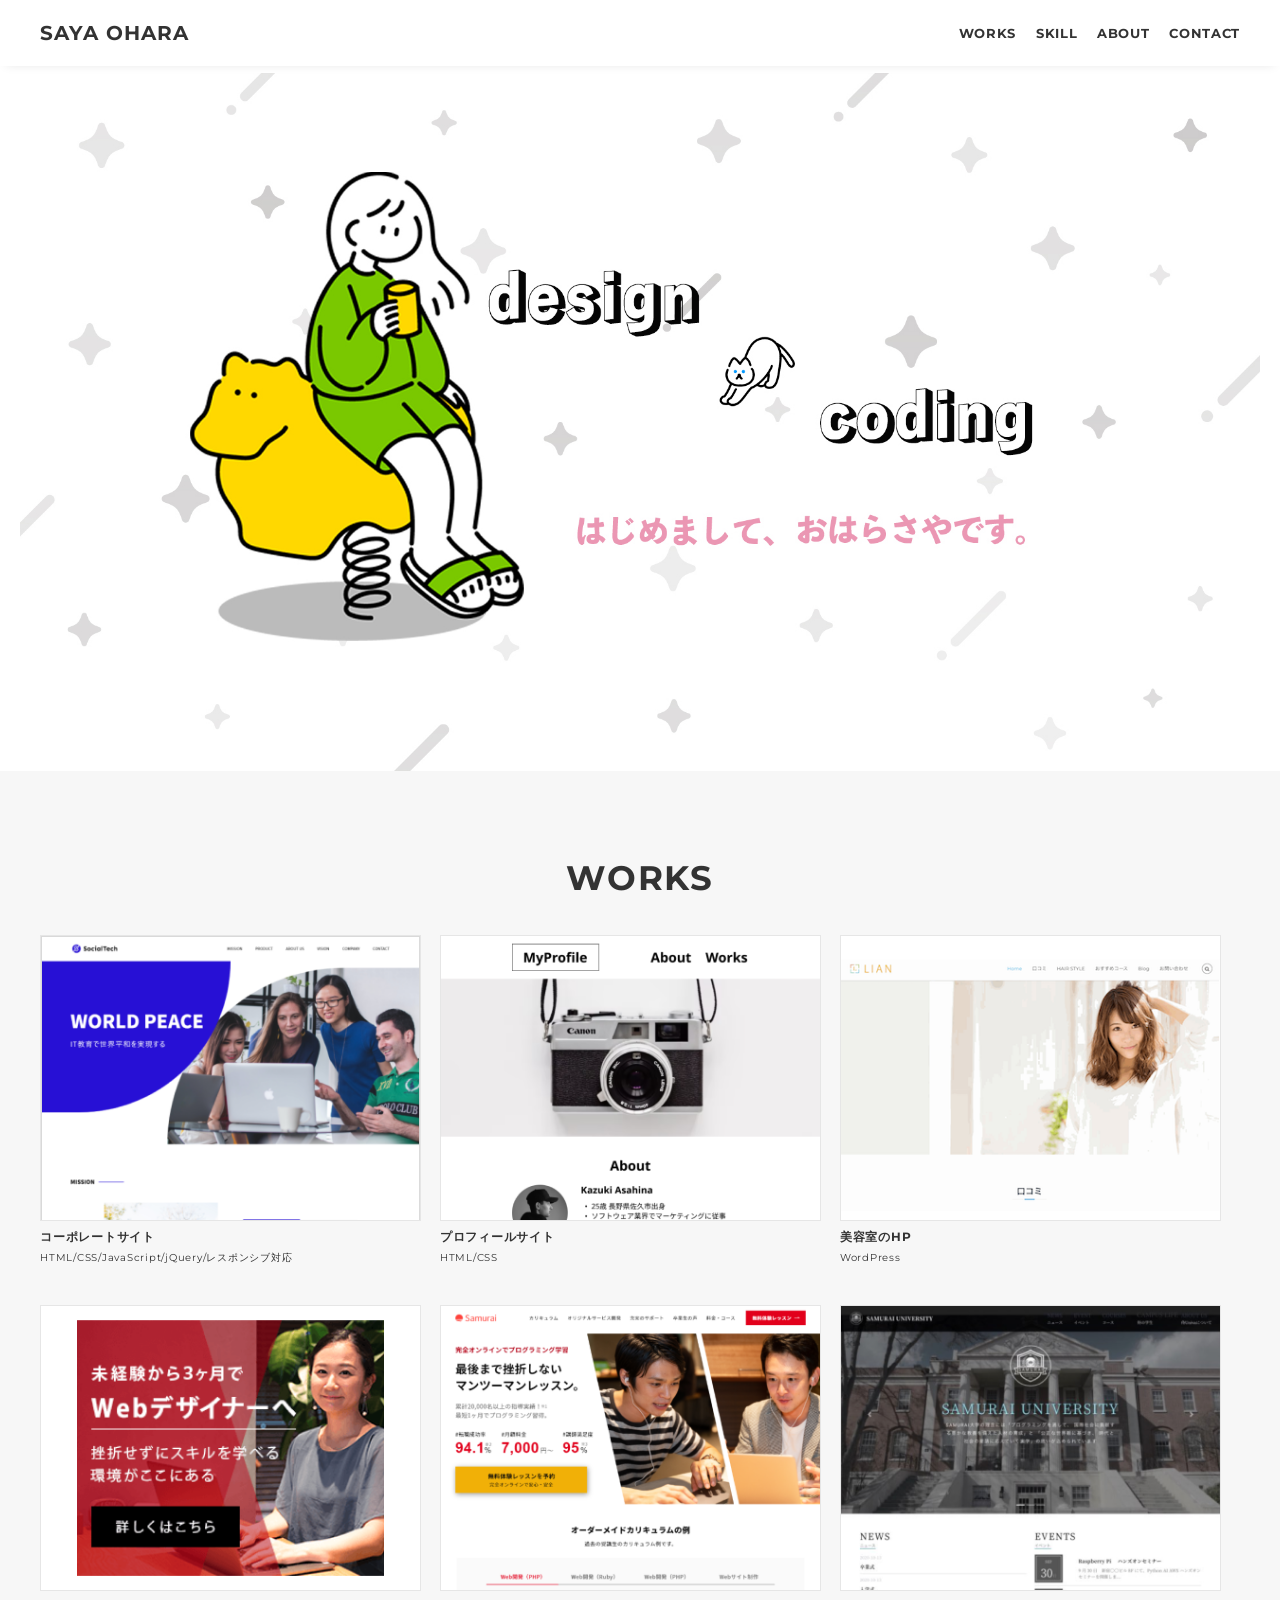
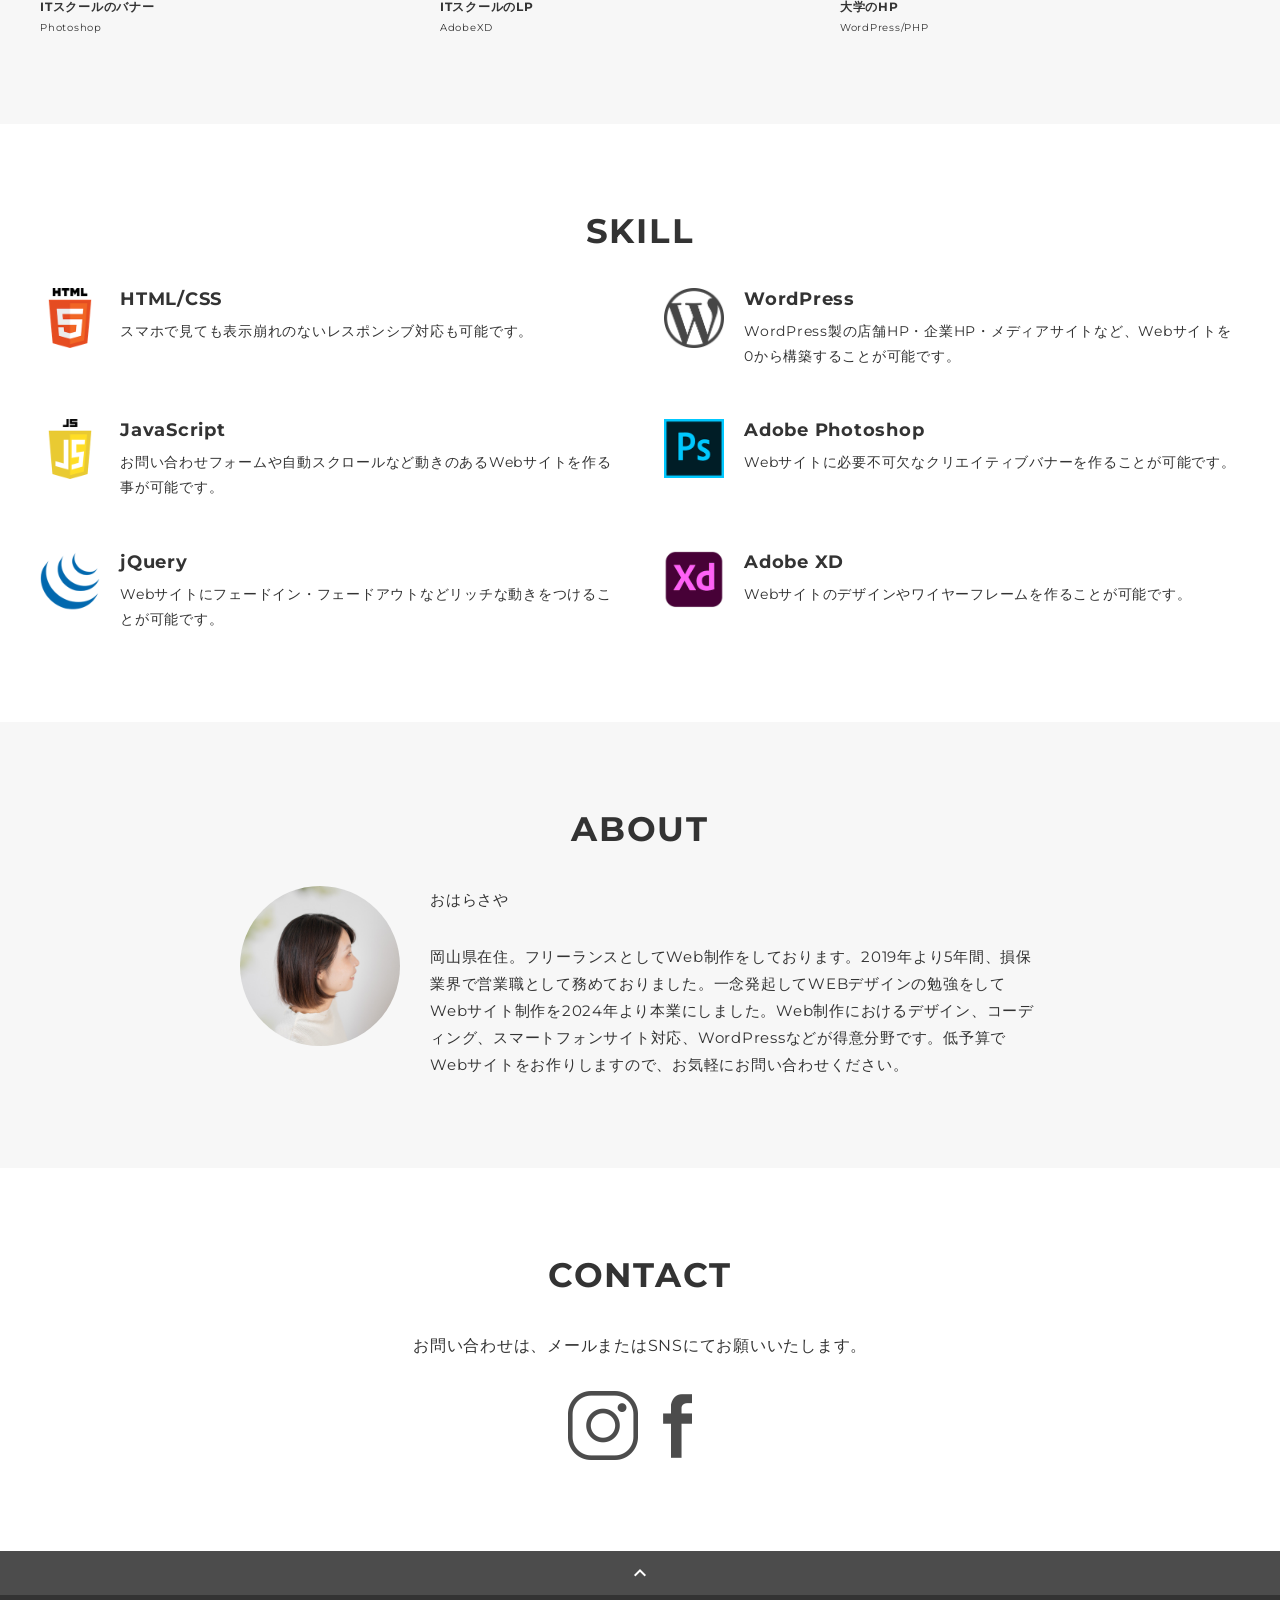
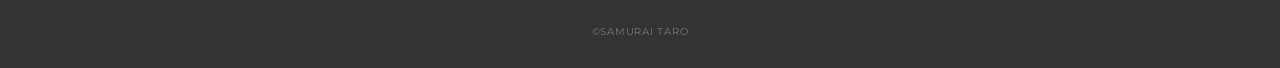
<file: index.html>
<!DOCTYPE html>
<html>
<head>
  <meta charset="utf-8">
  <meta name="viewport" content="width=device-width, initial-scale=1.0, maximum-scale=1.0, minimum-scale=1.0">
  <title>SAMURAI ポートフォリオ</title>
  <link rel="preconnect" href="https://fonts.gstatic.com">
  <link href="https://fonts.googleapis.com/css2?family=Montserrat:wght@400;700&display=swap" rel="stylesheet">
  <link href="https://fonts.googleapis.com/css?family=Material+Icons+Outlined" rel="stylesheet">
  <link href="css/ress.css" media="all" rel="stylesheet" type="text/css" />
  <link href="css/style.css" media="all" rel="stylesheet" type="text/css" />
</head>

<body>
  <div class="wrapper">

    <!-- header -->
    <header class="header ">
      <div class="container">
        <h1 class="header-logo">
          <a href="#">SAYA OHARA</a>
        </h1>
        <nav class="gnav">
          <ul class="gnav-list">
            <li class="gnav-item"><a href="#works">WORKS</a></li>
            <li class="gnav-item"><a href="#skill">SKILL</a></li>
            <li class="gnav-item"><a href="#about">ABOUT</a></li>
            <li class="gnav-item"><a href="#contact">CONTACT</a></li>
          </ul>
        </nav>
      </div>
    </header>
    <!-- /header -->

    <main class="content">

      <!-- mv -->
      <div class="mv">
        <div class="mv-container">
          <img src="img/portfolio1.jpg" alt="">
        </div>
      </div>
      <!-- /mv -->

      <!-- works -->
      <section class="works section" id="works">
        <div class="container">
          <h2 class="title">WORKS</h2>
          <div class="works-list">
            <a class="works-item" href="works-1.html">
              <div class="works-img"><img src="img/works/html1.png" alt="html1" /></div>
              <p class="works-name">コーポレートサイト</p>
              <p class="works-info">HTML/CSS/JavaScript/jQuery/レスポンシブ対応</p>
            </a>
            <a class="works-item" href="works-2.html">
              <div class="works-img"><img src="img/works/html2.png" alt="html2" /></div>
              <p class="works-name">プロフィールサイト</p>
              <p class="works-info">HTML/CSS</p>
            </a>
            <a class="works-item" href="works-3.html">
              <div class="works-img"><img src="img/works/wordpress1.png" alt="WordPress" /></div>
              <p class="works-name">美容室のHP</p>
              <p class="works-info">WordPress</p>
            </a>
            <a class="works-item" href="works-4.html">
              <div class="works-img"><img src="img/works/photoshop.png" alt="Photoshop" /></div>
              <p class="works-name">ITスクールのバナー</p>
              <p class="works-info">Photoshop</p>
            </a>
            <a class="works-item" href="works-5.html">
              <div class="works-img"><img src="img/works/xd.png" alt="AdobeXD" /></div>
              <p class="works-name">ITスクールのLP</p>
              <p class="works-info">AdobeXD</p>
            </a>
            <a class="works-item" href="works-6.html">
              <div class="works-img"><img src="img/works/wordpress2.png" alt="WordPress2" /></div>
              <p class="works-name">大学のHP</p>
              <p class="works-info">WordPress/PHP</p>
            </a>
          </div>
        </div>
      </section>
      <!-- /works -->

      <!-- skill -->
      <section class="skill section" id="skill">
        <div class="container">
          <h2 class="title">SKILL</h2>
          <div class="skill-list">
            <div class="skill-item">
              <p class="skill-img"><img src="img/skills/html.png" alt="html"></p>
              <div class="skill-body">
                <h3 class="skill-name">HTML/CSS</h3>
                <p class="skill-text">
                  スマホで見ても表示崩れのないレスポンシブ対応も可能です。</p>
              </div>
            </div>
            <div class="skill-item">
              <p class="skill-img"><img src="img/skills/wordpress.png" alt="wordpress"></p>
              <div class="skill-body">
                <h3 class="skill-name">WordPress</h3>
                <p class="skill-text">
                  WordPress製の店舗HP・企業HP・メディアサイトなど、Webサイトを0から構築することが可能です。</p>
              </div>
            </div>
            <div class="skill-item">
              <p class="skill-img"><img src="img/skills/js.png" alt="javascript"></p>
              <div class="skill-body">
                <h3 class="skill-name">JavaScript</h3>
                <p class="skill-text">
                  お問い合わせフォームや自動スクロールなど動きのあるWebサイトを作る事が可能です。</p>
              </div>
            </div>
            <div class="skill-item">
              <p class="skill-img"><img src="img/skills/photoshop.png" alt="photoshop"></p>
              <div class="skill-body">
                <h3 class="skill-name">Adobe Photoshop</h3>
                <p class="skill-text">
                  Webサイトに必要不可欠なクリエイティブバナーを作ることが可能です。</p>
              </div>
            </div>
            <div class="skill-item">
              <p class="skill-img"><img src="img/skills/jquery.png" alt="jquery"></p>
              <div class="skill-body">
                <h3 class="skill-name">jQuery</h3>
                <p class="skill-text">
                  Webサイトにフェードイン・フェードアウトなどリッチな動きをつけることが可能です。</p>
              </div>
            </div>
            <div class="skill-item">
              <p class="skill-img"><img src="img/skills/xd.png" alt="adobexd"></p>
              <div class="skill-body">
                <h3 class="skill-name">Adobe XD</h3>
                <p class="skill-text">
                  Webサイトのデザインやワイヤーフレームを作ることが可能です。</p>
              </div>
            </div>
          </div>
        </div>
      </section>
      <!-- /skill -->

      <!-- about -->
      <section class="about section" id="about">
        <div class="container">
          <h2 class="title">ABOUT</h2>
          <div class="profile">
            <p class="profile-img">
              <img src="img/IMG_port.jpg" alt="about">
            </p>
            <div class="profile-body">
              <p>
                おはらさや
              </p>
              <p>
                岡山県在住。フリーランスとしてWeb制作をしております。2019年より5年間、損保業界で営業職として務めておりました。一念発起してWEBデザインの勉強をしてWebサイト制作を2024年より本業にしました。Web制作におけるデザイン、コーディング、スマートフォンサイト対応、WordPressなどが得意分野です。低予算でWebサイトをお作りしますので、お気軽にお問い合わせください。
              </p>
              
            </div>
          </div>
        </div>
      </section>
      <!-- /about -->

      <!-- contact -->
      <section class="contact section" id="contact">
        <div class="container">
          <h2 class="title">CONTACT</h2>
          <p class="lead">
            お問い合わせは、<br class="sp-only">メールまたはSNSにてお願いいたします。
          </p>
          <div class="contact-list">
            <a href="http://instagram.com/" target="_blank">
              <img src="img/icon_instagram.gif" alt="Instagram">
            </a>
            <a href="http://facebook.com/" target="_blank">
              <img src="img/icon_facebook.gif" alt="Facebook">
            </a>
          </div>
        </div>
      </section>
      <!-- /contact -->
      <div class="page-top" id="js-page-top">
        <span class="material-icons-outlined">expand_less</span>
      </div>
    </main>

    <!-- footer -->
    <footer class="footer">
      <div class="copyright">&copy;SAMURAI TARO</div>
    </footer>
    <!-- /footer -->

  </div>
  <script src="https://ajax.googleapis.com/ajax/libs/jquery/3.6.0/jquery.min.js"></script>
  <script type='text/javascript' src="js/script.js"></script>
</body>
</html>
</file>
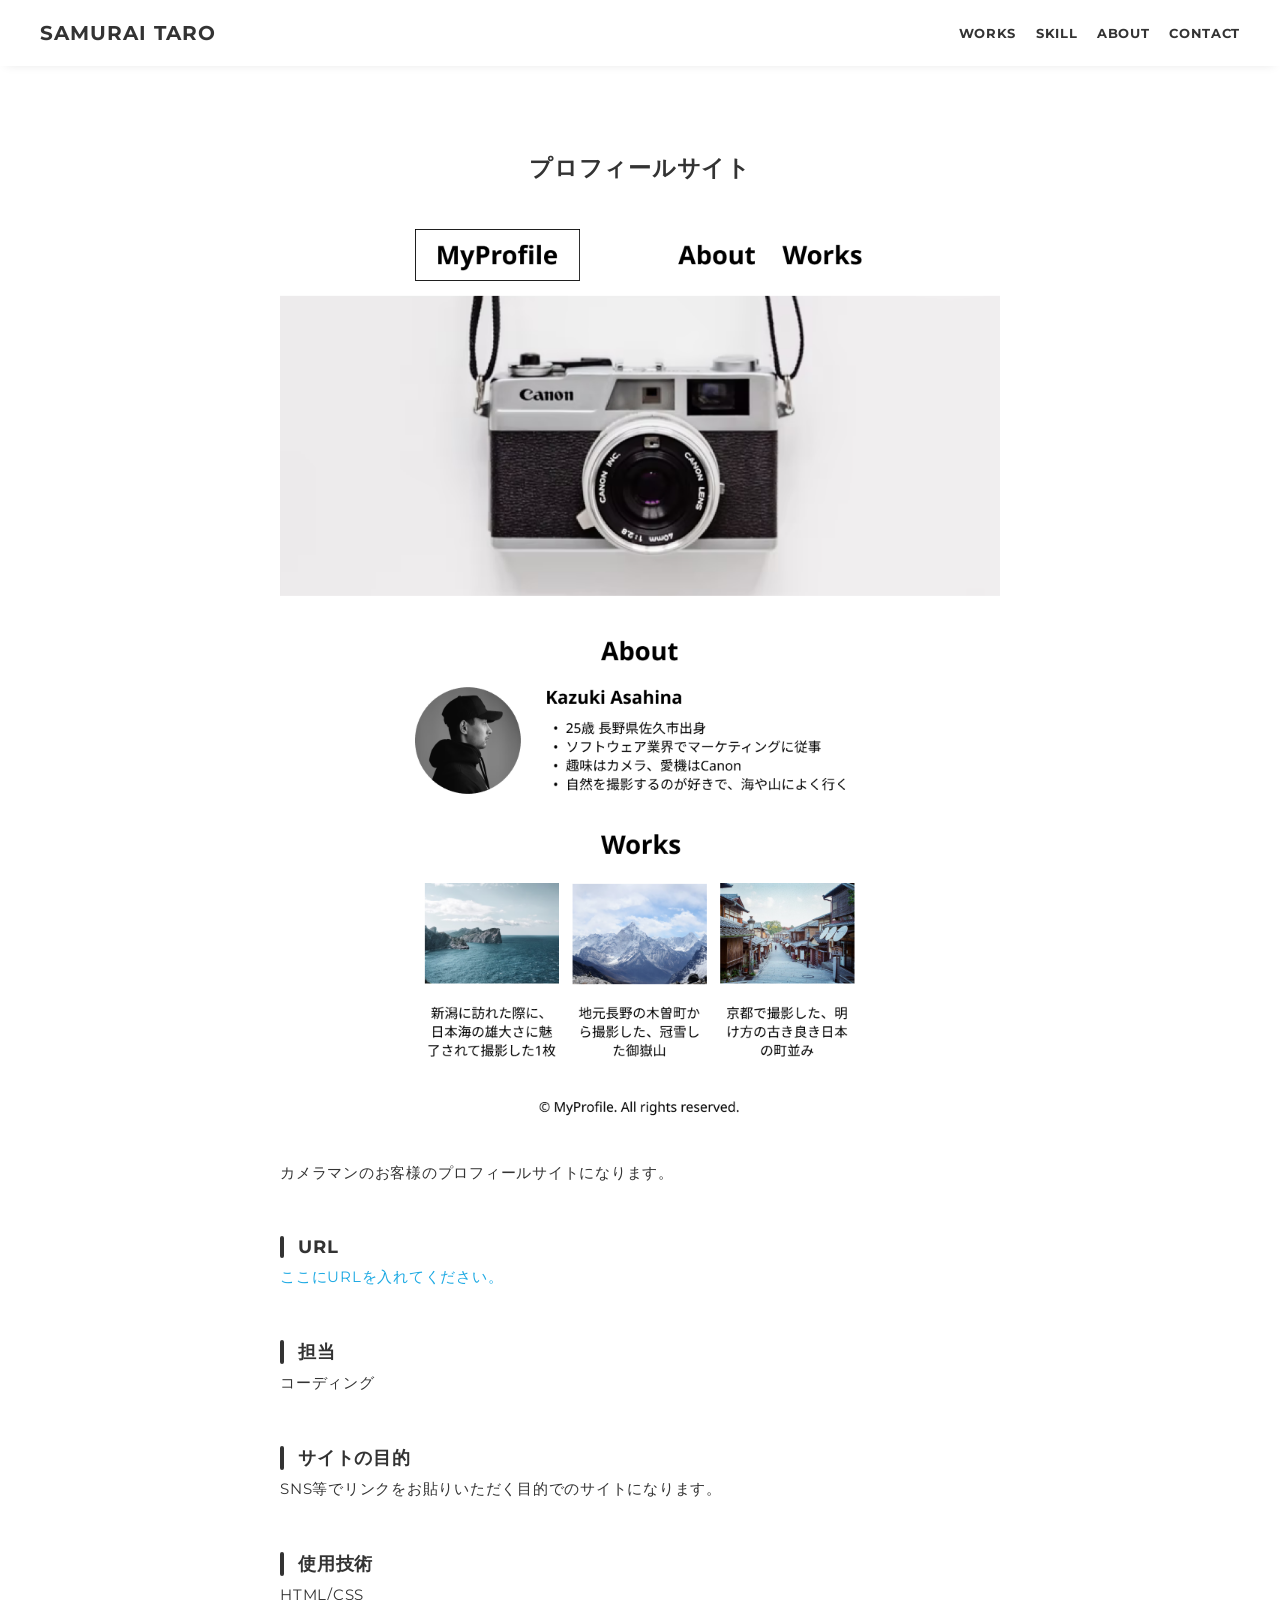
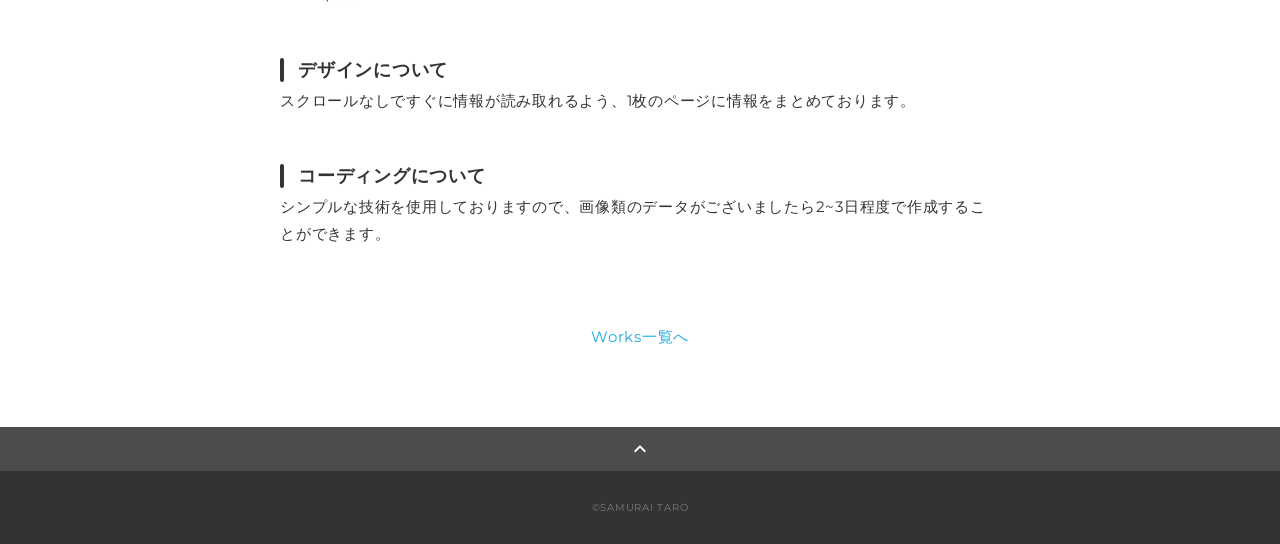
<file: works-2.html>
<!DOCTYPE html>
<html>
<head>
  <meta charset="utf-8">
  <meta name="viewport" content="width=device-width, initial-scale=1.0, maximum-scale=1.0, minimum-scale=1.0">
  <title>SAMURAI ポートフォリオ</title>
  <link rel="preconnect" href="https://fonts.gstatic.com">
  <link href="https://fonts.googleapis.com/css2?family=Montserrat:wght@400;700&display=swap" rel="stylesheet">
  <link href="https://fonts.googleapis.com/css?family=Material+Icons+Outlined" rel="stylesheet">
  <link href="css/ress.css" media="all" rel="stylesheet" type="text/css" />
  <link href="css/style.css" media="all" rel="stylesheet" type="text/css" />
</head>

<body>
  <div class="wrapper">

    <!-- header -->
    <header class="header ">
      <div class="container">
        <h1 class="header-logo">
          <a href="index.html">SAMURAI TARO</a>
        </h1>
        <nav class="gnav">
          <ul class="gnav-list">
            <li class="gnav-item"><a href="index.html#works">WORKS</a></li>
            <li class="gnav-item"><a href="index.html#skill">SKILL</a></li>
            <li class="gnav-item"><a href="index.html#about">ABOUT</a></li>
            <li class="gnav-item"><a href="index.html#contact">CONTACT</a></li>
          </ul>
        </nav>
      </div>
    </header>
    <!-- /header -->

    <main class="content">

      <article class="article">
        <div class="article-container">
          <h2 class="article-title">プロフィールサイト</h2>
          <div class="article-body">
            <p>
              <img src="img/works-detail/works-2_pc.png" alt="">
            </p>
            <p>
              カメラマンのお客様のプロフィールサイトになります。
            </p>
            <h3>URL</h3>
            <p><a href="" target="_blank" rel="noopener">ここにURLを入れてください。</a></p>
            <h3>担当</h3>
            <p>コーディング</p>
            <h3>サイトの目的</h3>
            <p>SNS等でリンクをお貼りいただく目的でのサイトになります。</p>
            <h3>使用技術</h3>
            <p>HTML/CSS</p>
            <h3>デザインについて</h3>
            <p>
              スクロールなしですぐに情報が読み取れるよう、1枚のページに情報をまとめております。
            </p>
            <h3>コーディングについて</h3>
            <p>
              シンプルな技術を使用しておりますので、画像類のデータがございましたら2~3日程度で作成することができます。
            </p>
          </div>
          <div class="home-link">
            <a href="index.html#works">Works一覧へ</a>
          </div>
        </div>
      </article>

      <div class="page-top" id="js-page-top">
        <span class="material-icons-outlined">expand_less</span>
      </div>
    </main>

    <!-- footer -->
    <footer class="footer">
      <div class="copyright">&copy;SAMURAI TARO</div>
    </footer>
    <!-- /footer -->

  </div>
  <script src="https://ajax.googleapis.com/ajax/libs/jquery/3.6.0/jquery.min.js"></script>
  <script type='text/javascript' src="js/script.js"></script>
</body>
</html>
</file>
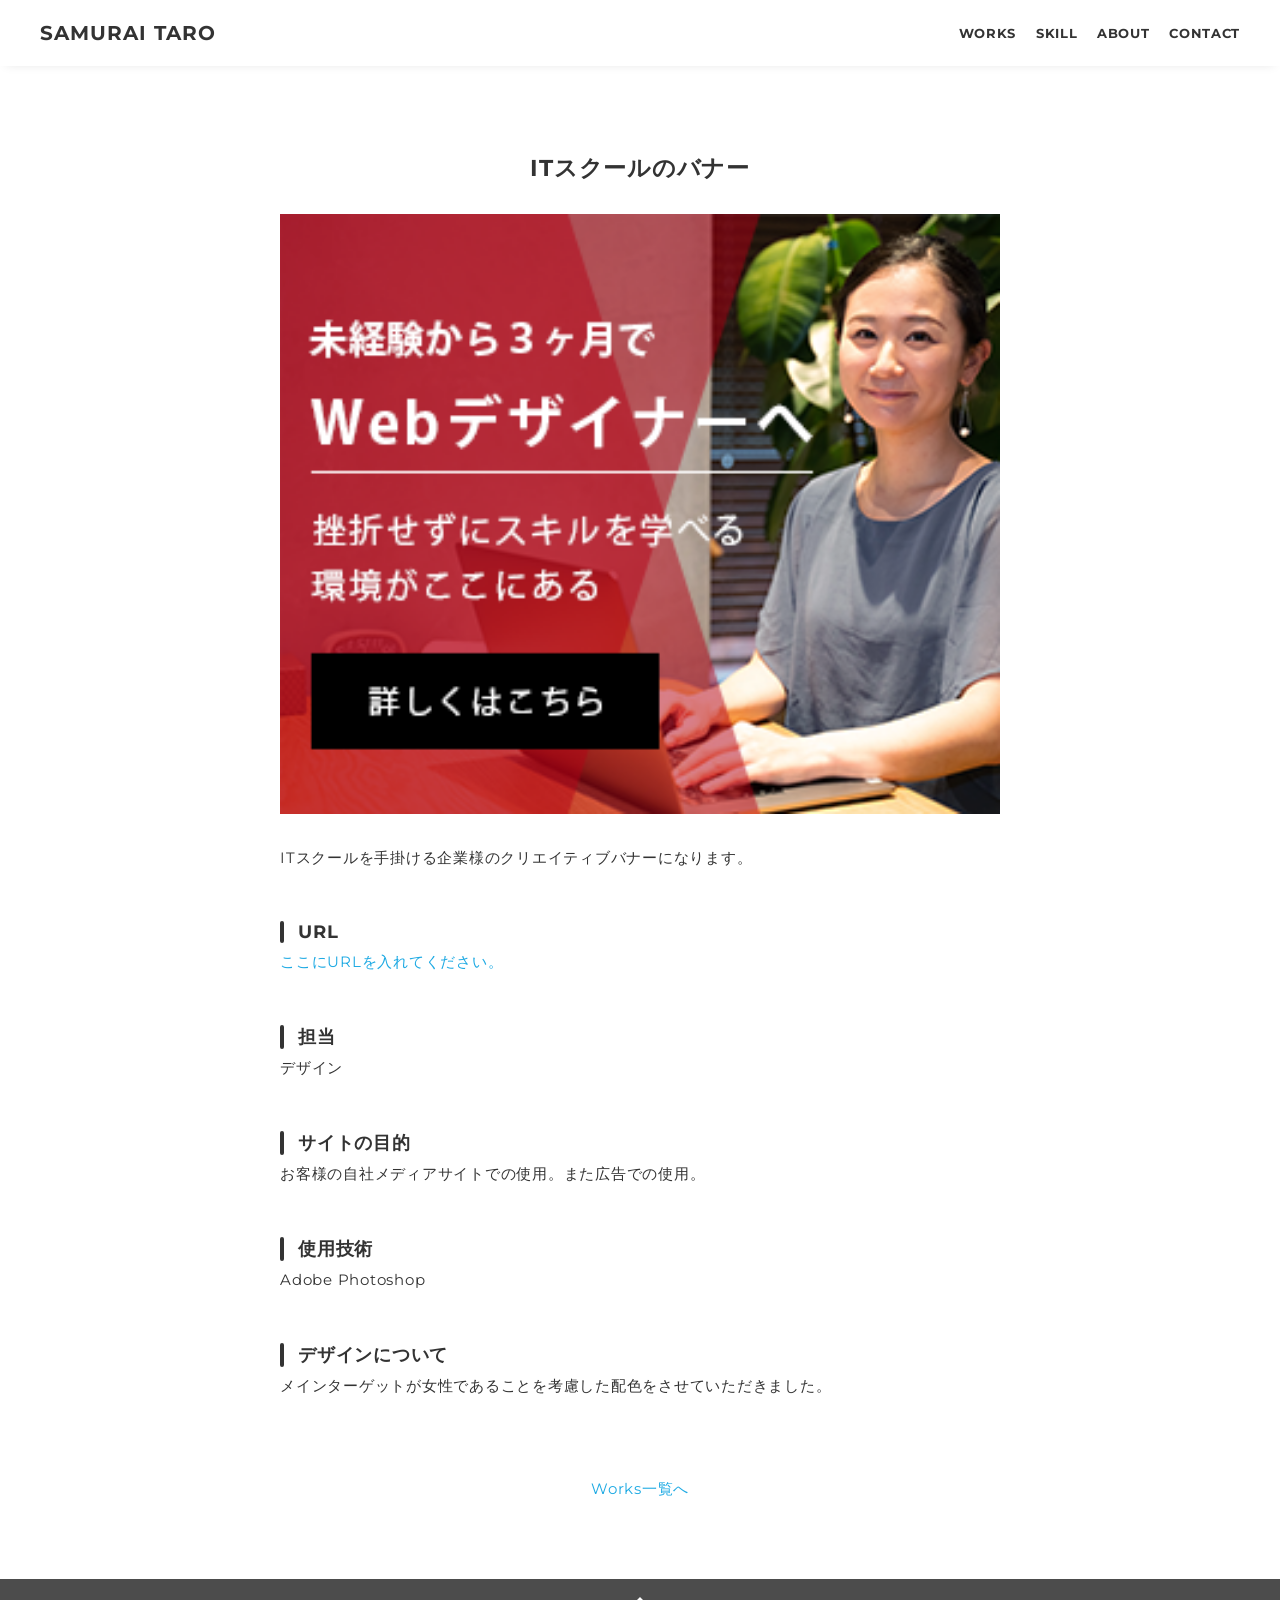
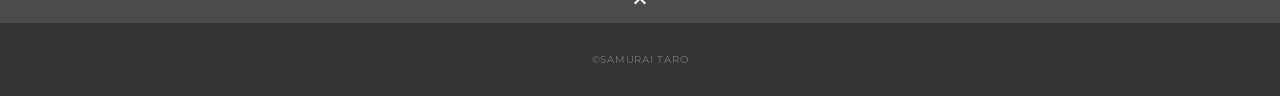
<file: works-4.html>
<!DOCTYPE html>
<html>
<head>
  <meta charset="utf-8">
  <meta name="viewport" content="width=device-width, initial-scale=1.0, maximum-scale=1.0, minimum-scale=1.0">
  <title>SAMURAI ポートフォリオ</title>
  <link rel="preconnect" href="https://fonts.gstatic.com">
  <link href="https://fonts.googleapis.com/css2?family=Montserrat:wght@400;700&display=swap" rel="stylesheet">
  <link href="https://fonts.googleapis.com/css?family=Material+Icons+Outlined" rel="stylesheet">
  <link href="css/ress.css" media="all" rel="stylesheet" type="text/css" />
  <link href="css/style.css" media="all" rel="stylesheet" type="text/css" />
</head>

<body>
  <div class="wrapper">

    <!-- header -->
    <header class="header ">
      <div class="container">
        <h1 class="header-logo">
          <a href="index.html">SAMURAI TARO</a>
        </h1>
        <nav class="gnav">
          <ul class="gnav-list">
            <li class="gnav-item"><a href="index.html#works">WORKS</a></li>
            <li class="gnav-item"><a href="index.html#skill">SKILL</a></li>
            <li class="gnav-item"><a href="index.html#about">ABOUT</a></li>
            <li class="gnav-item"><a href="index.html#contact">CONTACT</a></li>
          </ul>
        </nav>
      </div>
    </header>
    <!-- /header -->

    <main class="content">

      <article class="article">
        <div class="article-container">
          <h2 class="article-title">ITスクールのバナー</h2>
          <div class="article-body">
            <p style="text-align: center;">
              <img src="img/works-detail/works-4.png" alt="">
            </p>
            <p>
              ITスクールを手掛ける企業様のクリエイティブバナーになります。
            </p>
            <h3>URL</h3>
            <p><a href="" target="_blank" rel="noopener">ここにURLを入れてください。</a></p>
            <h3>担当</h3>
            <p>デザイン</p>
            <h3>サイトの目的</h3>
            <p>お客様の自社メディアサイトでの使用。また広告での使用。</p>
            <h3>使用技術</h3>
            <p>Adobe Photoshop</p>
            <h3>デザインについて</h3>
            <p>
              メインターゲットが女性であることを考慮した配色をさせていただきました。
            </p>
          </div>
          <div class="home-link">
            <a href="index.html#works">Works一覧へ</a>
          </div>
        </div>
      </article>

      <div class="page-top" id="js-page-top">
        <span class="material-icons-outlined">expand_less</span>
      </div>
    </main>

    <!-- footer -->
    <footer class="footer">
      <div class="copyright">&copy;SAMURAI TARO</div>
    </footer>
    <!-- /footer -->

  </div>
  <script src="https://ajax.googleapis.com/ajax/libs/jquery/3.6.0/jquery.min.js"></script>
  <script type='text/javascript' src="js/script.js"></script>
</body>
</html>
</file>
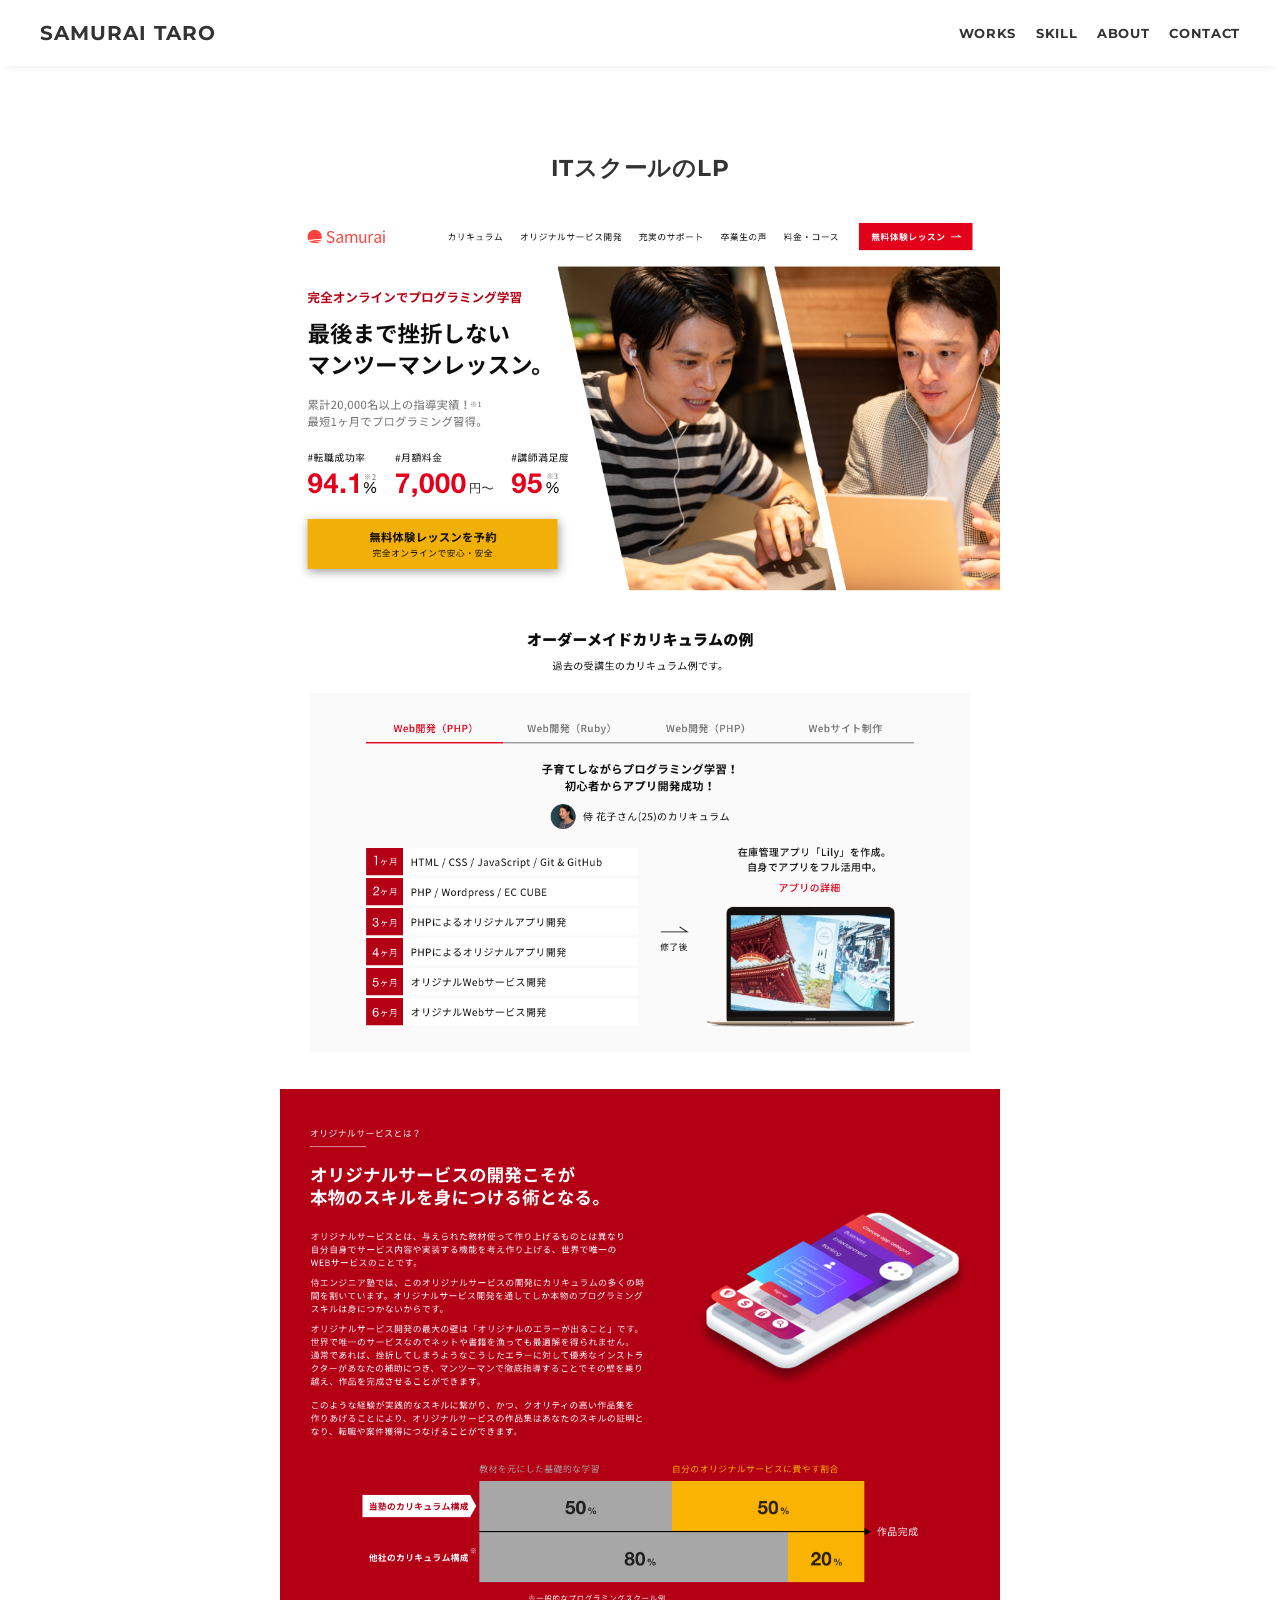
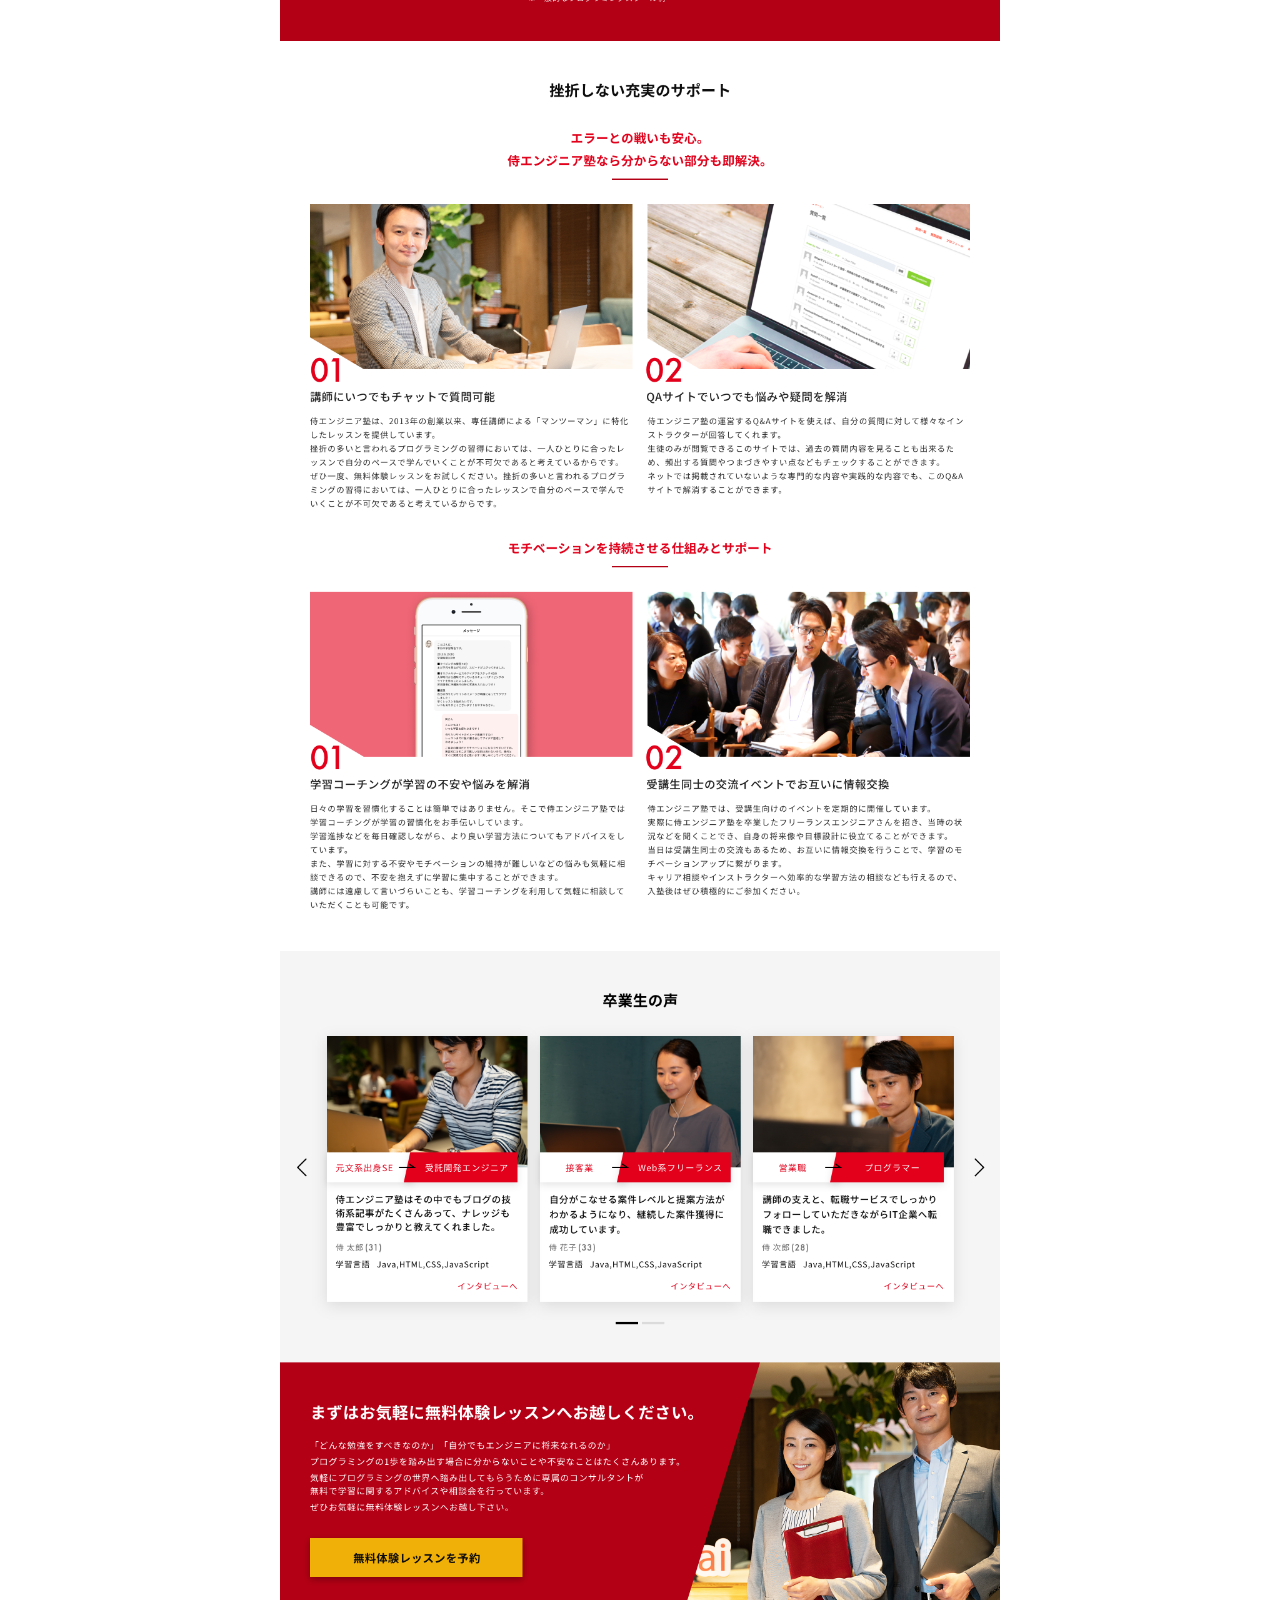
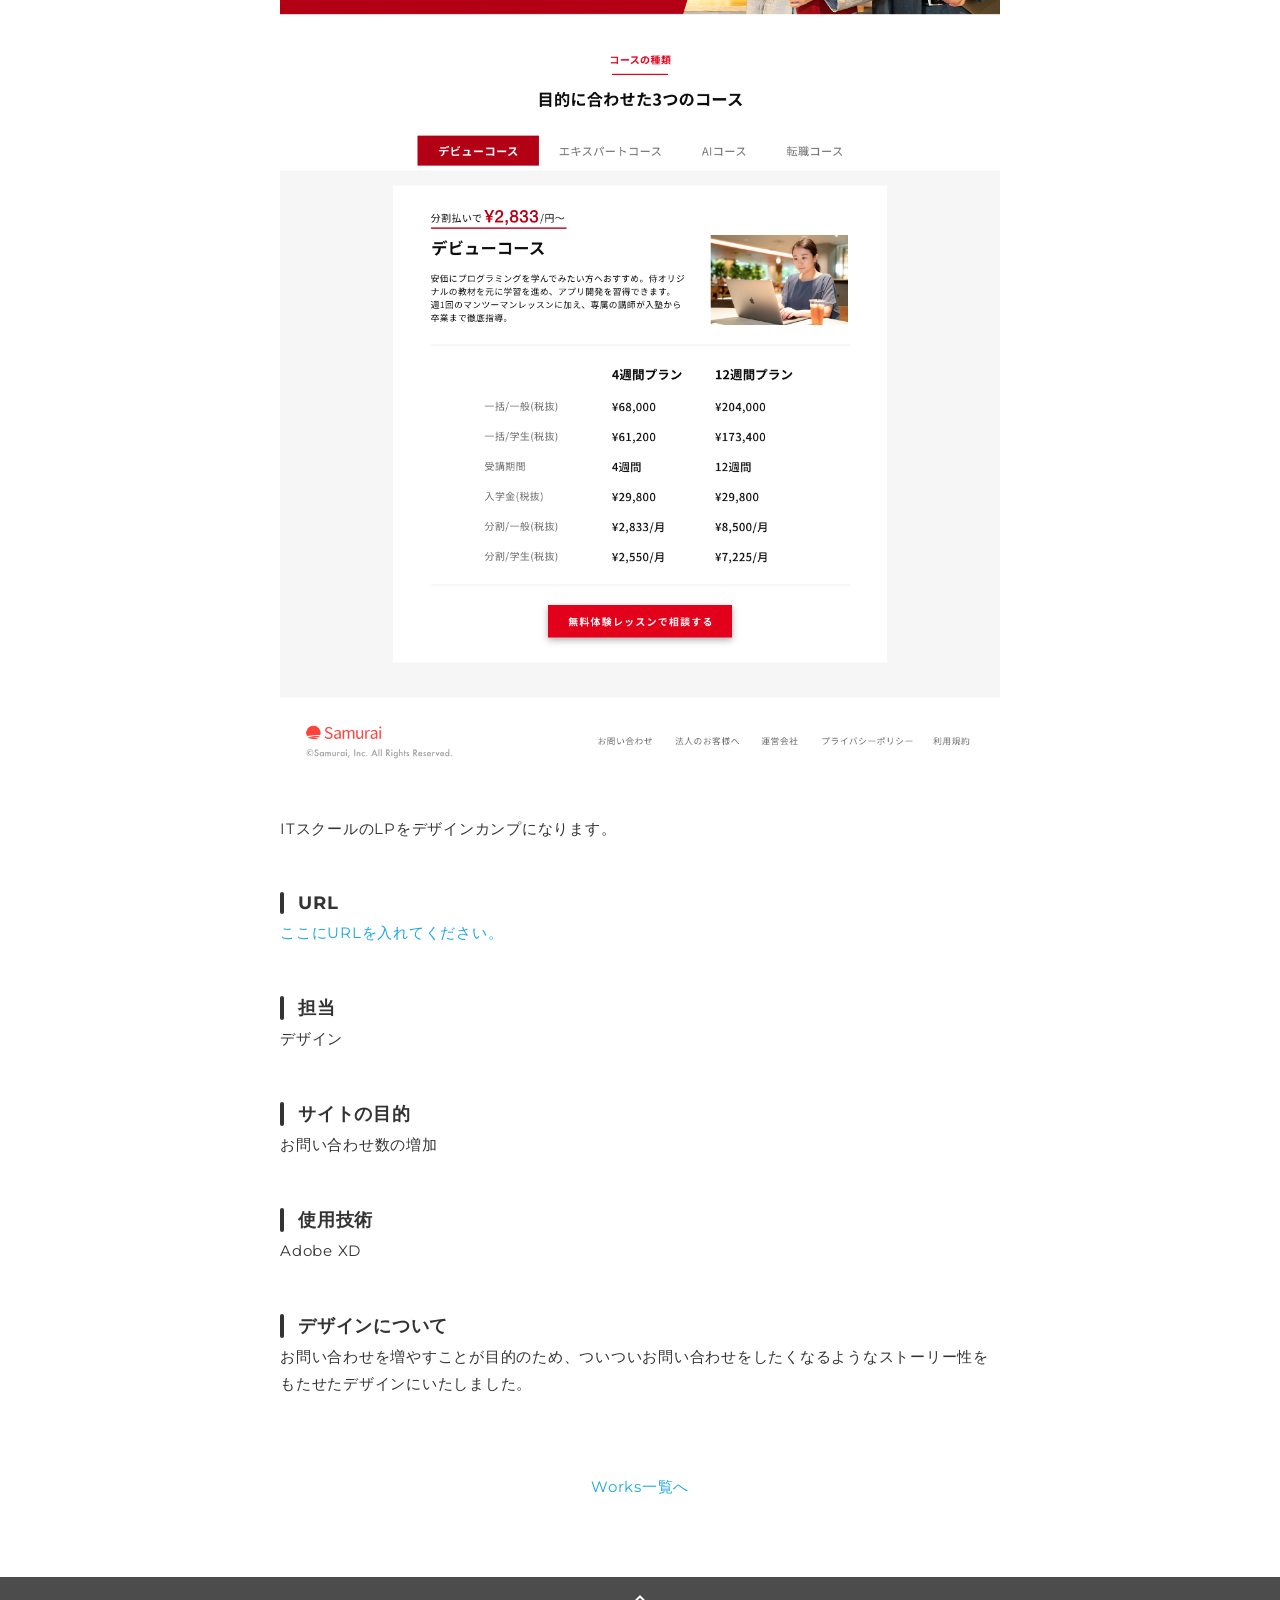
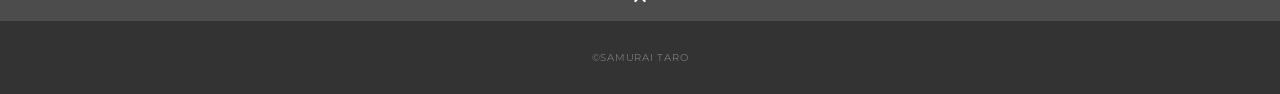
<file: works-5.html>
<!DOCTYPE html>
<html>
<head>
  <meta charset="utf-8">
  <meta name="viewport" content="width=device-width, initial-scale=1.0, maximum-scale=1.0, minimum-scale=1.0">
  <title>SAMURAI ポートフォリオ</title>
  <link rel="preconnect" href="https://fonts.gstatic.com">
  <link href="https://fonts.googleapis.com/css2?family=Montserrat:wght@400;700&display=swap" rel="stylesheet">
  <link href="https://fonts.googleapis.com/css?family=Material+Icons+Outlined" rel="stylesheet">
  <link href="css/ress.css" media="all" rel="stylesheet" type="text/css" />
  <link href="css/style.css" media="all" rel="stylesheet" type="text/css" />
</head>

<body>
  <div class="wrapper">

    <!-- header -->
    <header class="header ">
      <div class="container">
        <h1 class="header-logo">
          <a href="index.html">SAMURAI TARO</a>
        </h1>
        <nav class="gnav">
          <ul class="gnav-list">
            <li class="gnav-item"><a href="index.html#works">WORKS</a></li>
            <li class="gnav-item"><a href="index.html#skill">SKILL</a></li>
            <li class="gnav-item"><a href="index.html#about">ABOUT</a></li>
            <li class="gnav-item"><a href="index.html#contact">CONTACT</a></li>
          </ul>
        </nav>
      </div>
    </header>
    <!-- /header -->

    <main class="content">

      <article class="article">
        <div class="article-container">
          <h2 class="article-title">ITスクールのLP</h2>
          <div class="article-body">
            <p>
              <img src="img/works-detail/works-5.png" alt="">
            </p>
            <p>
              ITスクールのLPをデザインカンプになります。
            </p>
            <h3>URL</h3>
            <p><a href="" target="_blank" rel="noopener">ここにURLを入れてください。</a></p>
            <h3>担当</h3>
            <p>デザイン</p>
            <h3>サイトの目的</h3>
            <p>お問い合わせ数の増加</p>
            <h3>使用技術</h3>
            <p>Adobe XD</p>
            <h3>デザインについて</h3>
            <p>
              お問い合わせを増やすことが目的のため、ついついお問い合わせをしたくなるようなストーリー性をもたせたデザインにいたしました。
            </p>
          </div>
          <div class="home-link">
            <a href="index.html#works">Works一覧へ</a>
          </div>
        </div>
      </article>

      <div class="page-top" id="js-page-top">
        <span class="material-icons-outlined">expand_less</span>
      </div>
    </main>

    <!-- footer -->
    <footer class="footer">
      <div class="copyright">&copy;SAMURAI TARO</div>
    </footer>
    <!-- /footer -->

  </div>
  <script src="https://ajax.googleapis.com/ajax/libs/jquery/3.6.0/jquery.min.js"></script>
  <script type='text/javascript' src="js/script.js"></script>
</body>
</html>
</file>
<file: css/ress.css>
/*!
 * ress.css • v3.0.1
 * MIT License
 * github.com/filipelinhares/ress
 */

/* # =================================================================
   # Global selectors
   # ================================================================= */

html {
  box-sizing: border-box;
  word-break: normal;
  -moz-tab-size: 4;
  tab-size: 4;

  -webkit-text-size-adjust: 100%; /* Prevent adjustments of font size after orientation changes in iOS */
}

*,
::before,
::after {
  box-sizing: inherit;
  background-repeat: no-repeat; /* Set `background-repeat: no-repeat` to all elements and pseudo elements */
}

::before,
::after {
  vertical-align: inherit;
  text-decoration: inherit; /* Inherit text-decoration and vertical align to ::before and ::after pseudo elements */
}

* {
  margin: 0;
  padding: 0; /* Reset `padding` and `margin` of all elements */
}

/* # =================================================================
   # General elements
   # ================================================================= */

hr {
  overflow: visible; /* Show the overflow in Edge and IE */
  height: 0; /* Add the correct box sizing in Firefox */
}

details,
main {
  display: block; /* Render the `main` element consistently in IE. */
}

summary {
  display: list-item; /* Add the correct display in all browsers */
}

small {
  font-size: 80%; /* Set font-size to 80% in `small` elements */
}

[hidden] {
  display: none; /* Add the correct display in IE */
}

abbr[title] {
  /* Add the correct text decoration in Chrome, Edge, IE, Opera, and Safari */
  text-decoration: underline;
  text-decoration: underline dotted;
  border-bottom: none; /* Remove the bottom border in Chrome 57 */
}

a {
  background-color: transparent; /* Remove the gray background on active links in IE 10 */
}

a:active,
a:hover {
  outline-width: 0; /* Remove the outline when hovering in all browsers */
}

code,
kbd,
pre,
samp {
  font-family: monospace, monospace; /* Specify the font family of code elements */
}

pre {
  font-size: 1em; /* Correct the odd `em` font sizing in all browsers */
}

b,
strong {
  font-weight: bolder; /* Add the correct font weight in Chrome, Edge, and Safari */
}

/* https://gist.github.com/unruthless/413930 */
sub,
sup {
  position: relative;
  font-size: 75%;
  line-height: 0;
  vertical-align: baseline;
}

sub {
  bottom: -.25em;
}

sup {
  top: -.5em;
}

/* # =================================================================
   # Forms
   # ================================================================= */

input {
  border-radius: 0;
}

/* Replace pointer cursor in disabled elements */
[disabled] {
  cursor: default;
}

[type="number"]::-webkit-container-spin-button,
[type="number"]::-webkit-outer-spin-button {
  height: auto; /* Correct the cursor style of increment and decrement buttons in Chrome */
}

[type="search"] {
  outline-offset: -2px; /* Correct the outline style in Safari */

  -webkit-appearance: textfield; /* Correct the odd appearance in Chrome and Safari */
}

[type="search"]::-webkit-search-decoration {
  -webkit-appearance: none; /* Remove the container padding in Chrome and Safari on macOS */
}

textarea {
  overflow: auto; /* Internet Explorer 11+ */
  resize: vertical; /* Specify textarea resizability */
}

button,
input,
optgroup,
select,
textarea {
  font: inherit; /* Specify font inheritance of form elements */
}

optgroup {
  font-weight: bold; /* Restore the font weight unset by the previous rule */
}

button {
  overflow: visible; /* Address `overflow` set to `hidden` in IE 8/9/10/11 */
}

button,
select {
  text-transform: none; /* Firefox 40+, Internet Explorer 11- */
}

/* Apply cursor pointer to button elements */
button,
[type="button"],
[type="reset"],
[type="submit"],
[role="button"] {
  cursor: pointer;
  color: inherit;
}

/* Remove container padding and border in Firefox 4+ */
button::-moz-focus-container,
[type="button"]::-moz-focus-container,
[type="reset"]::-moz-focus-container,
[type="submit"]::-moz-focus-container {
  padding: 0;
  border-style: none;
}

/* Replace focus style removed in the border reset above */
button:-moz-focusring,
[type="button"]::-moz-focus-container,
[type="reset"]::-moz-focus-container,
[type="submit"]::-moz-focus-container {
  outline: 1px dotted ButtonText;
}

button,
html [type="button"],
/* Prevent a WebKit bug where (2) destroys native `audio` and `video`controls in Android 4 */
[type="reset"],
[type="submit"] {
  -webkit-appearance: button; /* Correct the inability to style clickable types in iOS */
}

/* Remove the default button styling in all browsers */
button,
input,
select,
textarea {
  border-style: none;
  background-color: transparent;
}

/* Style select like a standard input */
select {
  -webkit-appearance: none; /* Chrome 41+ */
  -moz-appearance: none; /* Firefox 36+ */
}

select::-ms-expand {
  display: none; /* Internet Explorer 11+ */
}

select::-ms-value {
  color: currentColor; /* Internet Explorer 11+ */
}

legend {
  display: table; /* Correct the text wrapping in Edge and IE */
  max-width: 100%; /* Correct the text wrapping in Edge and IE */
  max-width: 100%; /* Correct the text wrapping in Edge 18- and IE */
  white-space: normal; /* Correct the text wrapping in Edge and IE */
  color: inherit; /* Correct the color inheritance from `fieldset` elements in IE */
  border: 0; /* Correct `color` not being inherited in IE 8/9/10/11 */
}

::-webkit-file-upload-button {
  font: inherit; /* Change font properties to `inherit` in Chrome and Safari */
  color: inherit;
  /* Correct the inability to style clickable types in iOS and Safari */

  -webkit-appearance: button;
}

/* # =================================================================
   # Specify media element style
   # ================================================================= */

img {
  border-style: none; /* Remove border when inside `a` element in IE 8/9/10 */
}

/* Add the correct vertical alignment in Chrome, Firefox, and Opera */
progress {
  vertical-align: baseline;
}

/* # =================================================================
   # Accessibility
   # ================================================================= */

/* Hide content from screens but not screenreaders */
@media screen {
  [hidden~="screen"] {
    display: inherit;
  }
  [hidden~="screen"]:not(:active):not(:focus):not(:target) {
    position: absolute !important;
    clip: rect(0 0 0 0) !important;
  }
}

/* Specify the progress cursor of updating elements */
[aria-busy="true"] {
  cursor: progress;
}

/* Specify the pointer cursor of trigger elements */
[aria-controls] {
  cursor: pointer;
}

/* Specify the unstyled cursor of disabled, not-editable, or otherwise inoperable elements */
[aria-disabled] {
  cursor: default;
}
</file>
<file: css/style.css>
body {
  font-family: "Montserrat","Helvetica Neue",Arial,"Hiragino Kaku Gothic ProN","Hiragino Sans",Meiryo,sans-serif;
  font-size: 15px;
  letter-spacing: .05em;
  color: #333;
}

a {
  transition: opacity .3s;
  text-decoration: none;
  color: #1ca9e3;
}

img {
  max-width: 100%;
  height: auto;
  vertical-align: bottom;
  border-style: none;
}



.pc-only {
  display: block;
}

.sp-only {
  display: none;
}

/*--------------------------------
 レイアウト
---------------------------------*/
.wrapper {
  padding-top: 73px;
}

.section {
  padding: 90px 0;
}

.section:nth-of-type(odd) {
  background-color: #f7f7f7;
}

.container {
  max-width: 1340px;
  margin: 0 auto;
  padding: 0 40px;
}

/*--------------------------------
 見出し
---------------------------------*/
.title {
  font-size: 34px;
  font-weight: bold;
  line-height: 1;
  margin-bottom: 40px;
  text-align: center;
  letter-spacing: .05em;
  color: #333;
}

.lead {
  font-size: 16px;
  line-height: 1.8;
  margin-bottom: 30px;
}

/*--------------------------------
ヘッダー
---------------------------------*/
.header {
  position: fixed;
  top: 0;
  z-index: 1;
  width: 100%;
  background-color: #fff;
  box-shadow: 0 5px 10px -6px rgba(0,0,0,.1);
}

.header .container {
  display: flex;
  align-items: center;
  justify-content: space-between;
  padding: 20px 40px;
}

.header-logo {
  font-size: 20px;
  font-weight: bold;
  line-height: 1.2;
  margin-right: 20px;
  letter-spacing: .05em;
}

.header-logo a {
  color: #333;
}

.gnav-list {
  display: flex;
  justify-content: space-between;
  list-style: none;
}

.gnav-item:not(:last-child) {
  margin-right: 20px;
}

.gnav-item a {
  position: relative;
  font-size: 13px;
  font-weight: bold;
  display: inline-block;
  padding: 5px 0;
  transition: .3s;
  letter-spacing: .05em;
  color: #333;
}
.gnav-item a:after {
  position: absolute;
  bottom: 0;
  left: 50%;
  width: 0;
  height: 3px;
  content: "";
  transition: .3s;
  -webkit-transform: translateX(-50%);
  transform: translateX(-50%);
  background-color: #333;
}

.gnav-item a:hover:after {
  width: 100%;
}

/*--------------------------------
 メインビジュアル
---------------------------------*/
.mv {
  display: flex;
  align-items: center;
  justify-content: center;
  height: auto;
  text-align: center;
}

.mv-container {
  position: relative;
  padding: 0 20px;
}

.mv-container img {
  width: 100%;
  height: auto;
}

/*--------------------------------
 Works
---------------------------------*/
.works-list {
  display: flex;
  flex-wrap: wrap;
  margin-bottom: -40px;
}

.works-item {
  width: 31.74603%;
  margin-right: 1.58730%;
  margin-bottom: 40px;
  color: #333;
}

.works-item:hover {
  opacity: .9;
}

.works-item:nth-of-type(3n) {
  margin-right: 0;
}

.works-img img {
  border: 1px solid #e6e6e6;
}

.works-name {
  font-size: 12px;
  font-weight: bold;
  margin-top: 8px;
}

.works-info {
  font-size: 10px;
  margin-top: 5px;
}

/*--------------------------------
 Skill
---------------------------------*/
.skill-list {
  display: flex;
  flex-wrap: wrap;
  justify-content: space-between;
  margin-bottom: -50px;
}

.skill-item {
  display: flex;
  align-items: flex-start;
  justify-content: space-between;
  width: 48%;
  margin-bottom: 50px;
}

.skill-img {
  width: 60px;
  height: auto;
  margin-right: 20px;
}

.skill-body {
  flex: 1;
}

.skill-name {
  margin-bottom: 10px;
}

.skill-text {
  font-size: 14px;
  line-height: 1.8;
}

/*--------------------------------
 About
---------------------------------*/
.profile {
  display: flex;
  flex-wrap: wrap;
  max-width: 800px;
  margin: 0 auto;
}
.profile-img {
  width: 20%;
  margin-right: 30px;
  border-radius: 50%;
}
.profile-img img {
  border-radius: 60%;
}
.profile-body {
  flex: 1;
}

.profile-body p {
  font-size: 15px;
  line-height: 1.8;
}

.profile-body p:not(:last-child) {
  margin-bottom: 30px;
}

/*--------------------------------
 Contact
---------------------------------*/
.contact {
  text-align: center;
}

.contact-item:not(:last-child) {
  margin-right: 10px;
}

.contact-text {
  margin-top: 10px;
}
/*--------------------------------
 ページトップ
---------------------------------*/
.page-top {
  font-weight: bold;
  padding: 10px;
  cursor: pointer;
  text-align: center;
  background-color: #4c4c4c;
}

.page-top .material-icons-outlined {
  vertical-align: bottom;
  color: #fff;
}

/*--------------------------------
 フッター
---------------------------------*/
.footer {
  padding: 30px;
  background-color: #333;
}

.copyright {
  font-size: 10px;
  text-align: center;
  color: #797979;
}

/*--------------------------------
 下層：Worksページ
---------------------------------*/
.article {
  padding: 80px 0;
}

.article-container {
  max-width: 1040px;
  margin: 0 auto;
  padding: 0 20px;
}

.article-title {
  margin-bottom: 30px;
  text-align: center;
}

.article-body {
  max-width: 720px;
  margin: 0 auto;
  margin-bottom: 80px;
}

.article-body h3 {
  position: relative;
  font-size: 18px;
  margin-bottom: 5px;
  padding-left: 1em;
}

.article-body img {
  width: 100%;
  height: auto;
}

.article-body h3:not(:first-child) {
  margin-top: 50px;
}

.article-body h3::before {
  position: absolute;
  top: 0;
  left: 0;
  width: 4px;
  height: 100%;
  content: "";
  border-radius: 3px;
  background-color: #333;
}

.article-body p {
  font-size: 15px;
  line-height: 1.8;
  margin-bottom: 30px;
}

.home-link {
  text-align: center;
}

/*media Queries 767
----------------------------------------------------*/
@media screen and (max-width: 767px) {
  body {
    font-size: 14px;
  }

  .pc-only {
    display: none;
  }

  .sp-only {
    display: block;
  }

  /* 見出し */
  .title {
    font-size: 26px;
    margin-bottom: 20px;
  }

  .lead {
    font-size: 14px;
    line-height: 1.7;
    margin-bottom: 20px;
  }

  /* レイアウト */
  .wrapper {
    padding-top: 57px;
  }

  .section {
    padding: 60px 0;
  }

  .container {
    padding: 0 20px;
  }

  /* ヘッダー */
  .header .container {
    padding: 15px;
  }

  .header-logo {
    font-size: 15px;
    margin-right: 15px;
  }

  .gnav-item:not(:last-child) {
    margin-right: 10px;
  }

  .gnav-item a {
    font-size: 10px;
  }

  .gnav-item a:after {
    display: none;
  }

  /*  メインビジュアル */
  .mv {
    height: 40vh;
  }

  .mv-container {
    padding: 0 20px;
  }

  .mv-title {
    font-size: 30px;
  }
  .mv-subtitle {
    font-size: 16px;
    margin-bottom: 20px;
  }

  .mv-text {
    top: 75%;
    font-size: 14px;
    line-height: 1.7;
  }

  /* Works */
  .works-name {
    font-size: 12px;
  }

  .works-info {
    margin-top: 3px;
  }

  .works-list {
    justify-content: space-between;
  }

  .works-item {
    flex: 0 0 48%;
    margin-right: 0;
    margin-bottom: 30px;
  }

  /* Skill */
  .skill-list {
    display: block;
    margin-bottom: 0;
  }

  .skill-item {
    width: 100%;
    margin-bottom: 35px;
  }

  .skill-item:last-child {
    margin-bottom: 0;
  }

  .skill-name {
    margin-bottom: 5px;
  }

  .skill-text {
    font-size: 13px;
    line-height: 1.7;
  }

  /* About */
  .profile {
    display: block;
  }
  .profile-img {
    width: 150px;
    margin: 0 auto;
    margin-bottom: 25px;
  }

  .profile-body p {
    font-size: 14px;
    line-height: 1.7;
  }

  .profile-body p:not(:last-child) {
    margin-bottom: 20px;
  }

  /* フッター */
  .footer {
    padding: 20px;
  }

  /* 下層ページ */
  .article {
    padding: 50px 0;
  }

  .article-body h3 {
    font-size: 16px;
    padding-left: .8em;
  }

  .article-body h3:not(:first-child) {
    margin-top: 30px;
  }

  .article-body p {
    font-size: 14px;
    line-height: 1.7;
    margin-bottom: 20px;
  }
}
</file>
